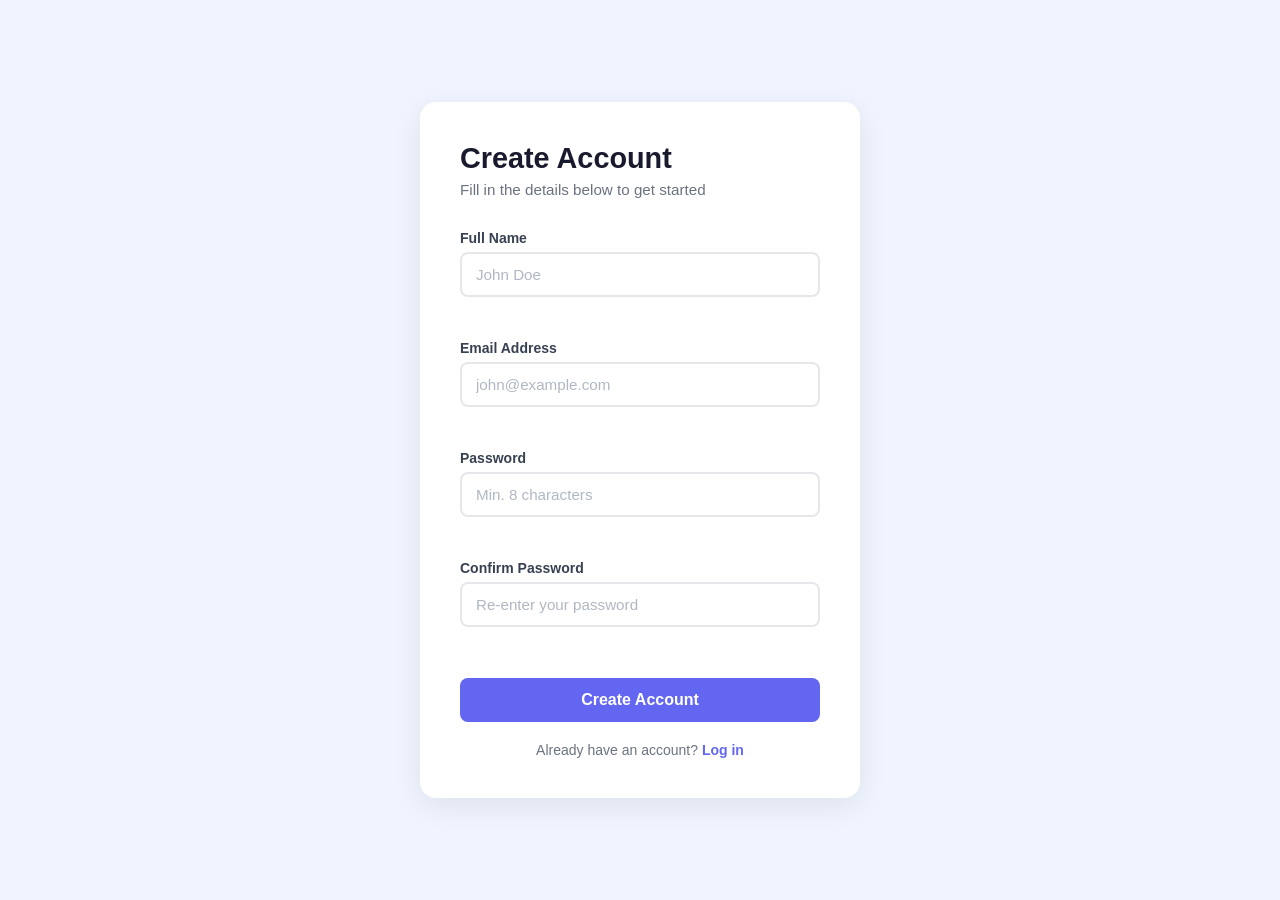
<file: form validation/index.html>
<!DOCTYPE html>
<html lang="en">

<head>
  <meta charset="UTF-8" />
  <meta name="viewport" content="width=device-width, initial-scale=1.0" />
  <title>Sign Up</title>
  <link rel="stylesheet" href="index.css" />
</head>

<body>
  <div class="container">
    <div class="card">

      <h1>Create Account</h1>
      <p class="subtitle">Fill in the details below to get started</p>

      <form id="signupForm" novalidate>

        <div class="form-group">
          <label for="fullname">Full Name</label>
          <input type="text" id="fullname" placeholder="John Doe" />
          <span class="error" id="fullname-error"></span>
        </div>

        <div class="form-group">
          <label for="email">Email Address</label>
          <input type="email" id="email" placeholder="john@example.com" />
          <span class="error" id="email-error"></span>
        </div>

        <div class="form-group">
          <label for="password">Password</label>
          <input type="password" id="password" placeholder="Min. 8 characters" />
          <span class="error" id="password-error"></span>
        </div>

        <div class="form-group">
          <label for="confirm">Confirm Password</label>
          <input type="password" id="confirm" placeholder="Re-enter your password" />
          <span class="error" id="confirm-error"></span>
        </div>

        <button type="submit" class="btn">Create Account</button>

        <p id="success"></p>

      </form>

      <p class="login-link">Already have an account? <a href="#">Log in</a></p>
    </div>
  </div>

  <script src="index.js"></script>
</body>

</html>
</file>
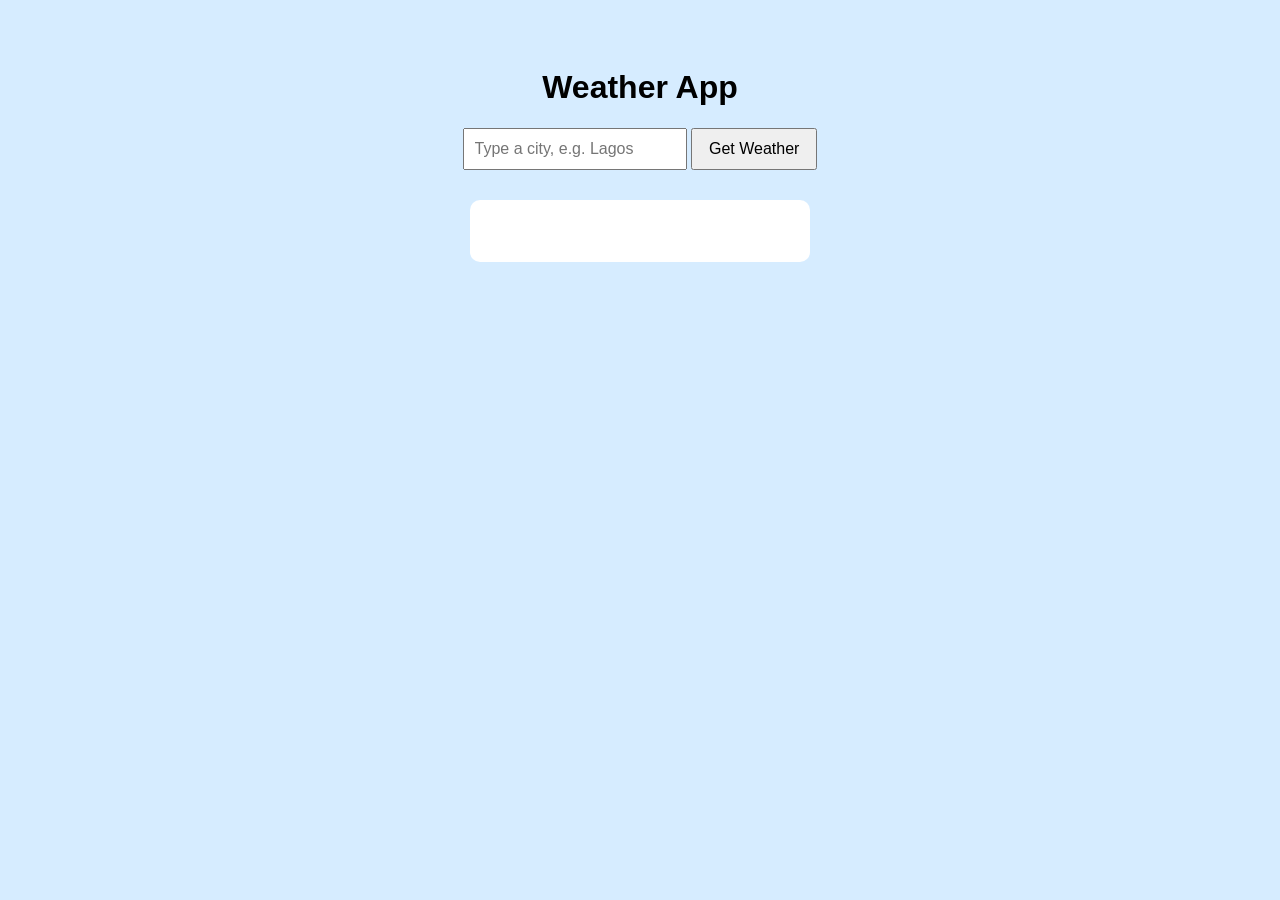
<file: weather-app/index.html>
<!DOCTYPE html>
<html lang="en">
<head>
  <meta charset="UTF-8">
  <title>Weather App</title>
  <link rel="stylesheet" href="style.css">
</head>
<body>

  <h1>Weather App</h1>

  <!-- The user types a city here -->
  <input id="city" type="text" placeholder="Type a city, e.g. Lagos">
  <button id="btn">Get Weather</button>

  <!-- JavaScript will put the weather inside this box -->
  <div id="result">
    <p id="loading"></p>
    <h2 id="city-text"></h2> 
        <p id="temp-text"></p>
        <p id="weather-text"></p>
        <p id="humidity-text"></p>
        <p id="pressure"></p>

  </div>

  <script src="script.js"></script>
</body>
</html>
</file>
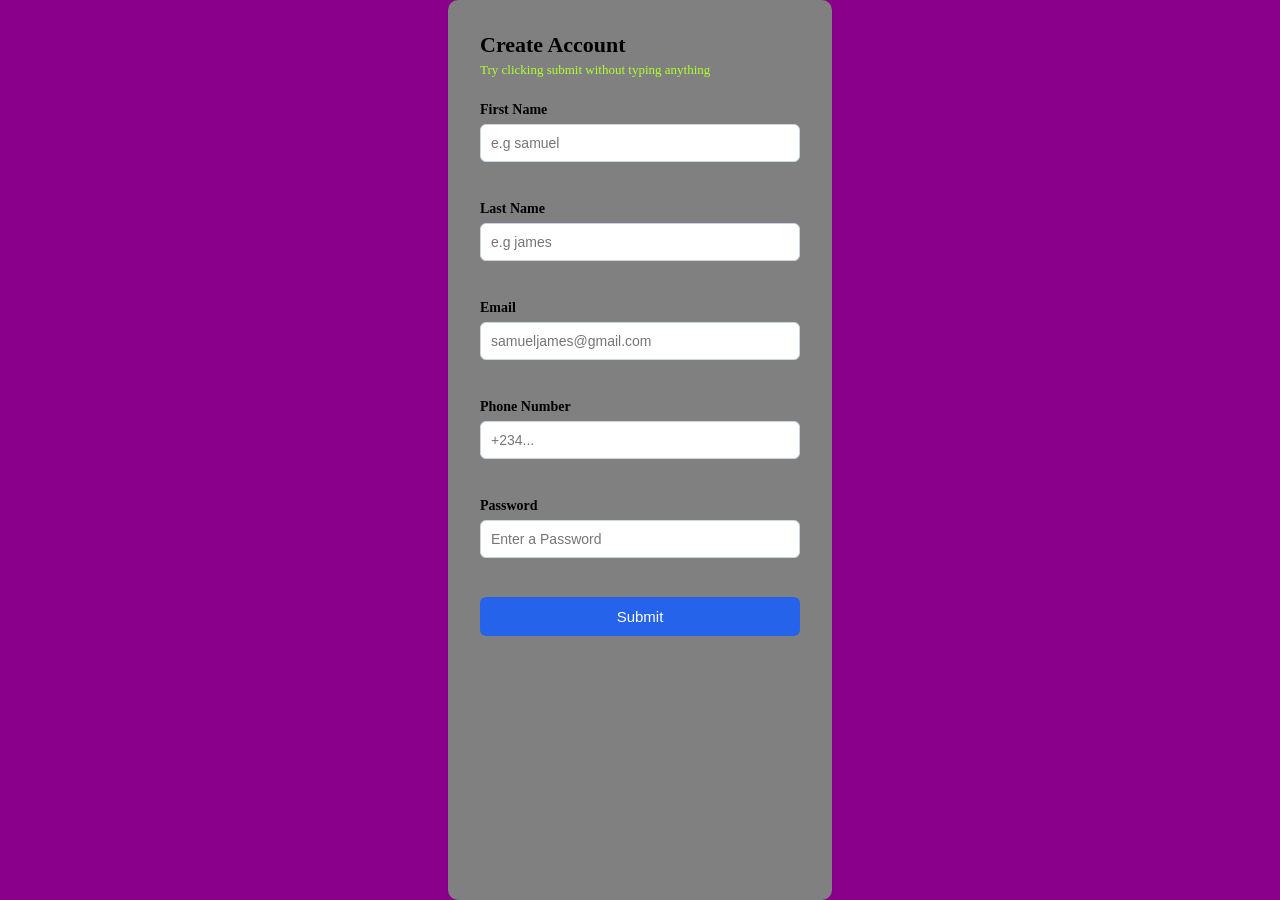
<file: script2/Assignment1.html>
<!DOCTYPE html>
<html lang="en">

<head>
    <meta charset="UTF-8">
    <meta name="viewport" content="width=device-width, initial-scale=1.0">
    <title>Document</title>
    <link rel="stylesheet" href="./Assignment1.css">
</head>

<body>

    <form action="#" id="signup-form">
        <h1>Create Account</h1>
        <p class="subtitle">Try clicking submit without typing anything</p>

        <div class="form-group">
            <label for="">First Name</label>
            <input type="text" name="" id="first-name" placeholder="e.g samuel">
            <small class="error-message" id="first-name-Error"></small>
        </div>

        <div class="form-group">
            <label for="">Last Name</label>
            <input type="text" name="" id="last-name" placeholder="e.g james">
            <small class="error-message" id="last-name-Error"></small>
        </div>

        <div class="form-group">
            <label for="">Email</label>
            <input type="email" name="" id="email" placeholder="samueljames@gmail.com">
            <small class="error-message" id="email-Error"></small>
        </div>

        <div class="form-group">
            <label for="">Phone Number</label>
            <input type="tel" name="" id="phone-number" placeholder="+234...">
            <small class="error-message" id="phone-number-Error"></small>
        </div>

        <div class="form-group">
            <label for="">Password</label>
            <input type="password" name="" id="password" placeholder="Enter a Password">
            <small class="error-message" id="password-Error"></small>
        </div>

        <button type="submit" id="button">Submit</button>

        <p class="success-message" id="successMessage"></p>
    </form>

    <script src="Assignment1.js"></script>
</body>

</html>
</file>
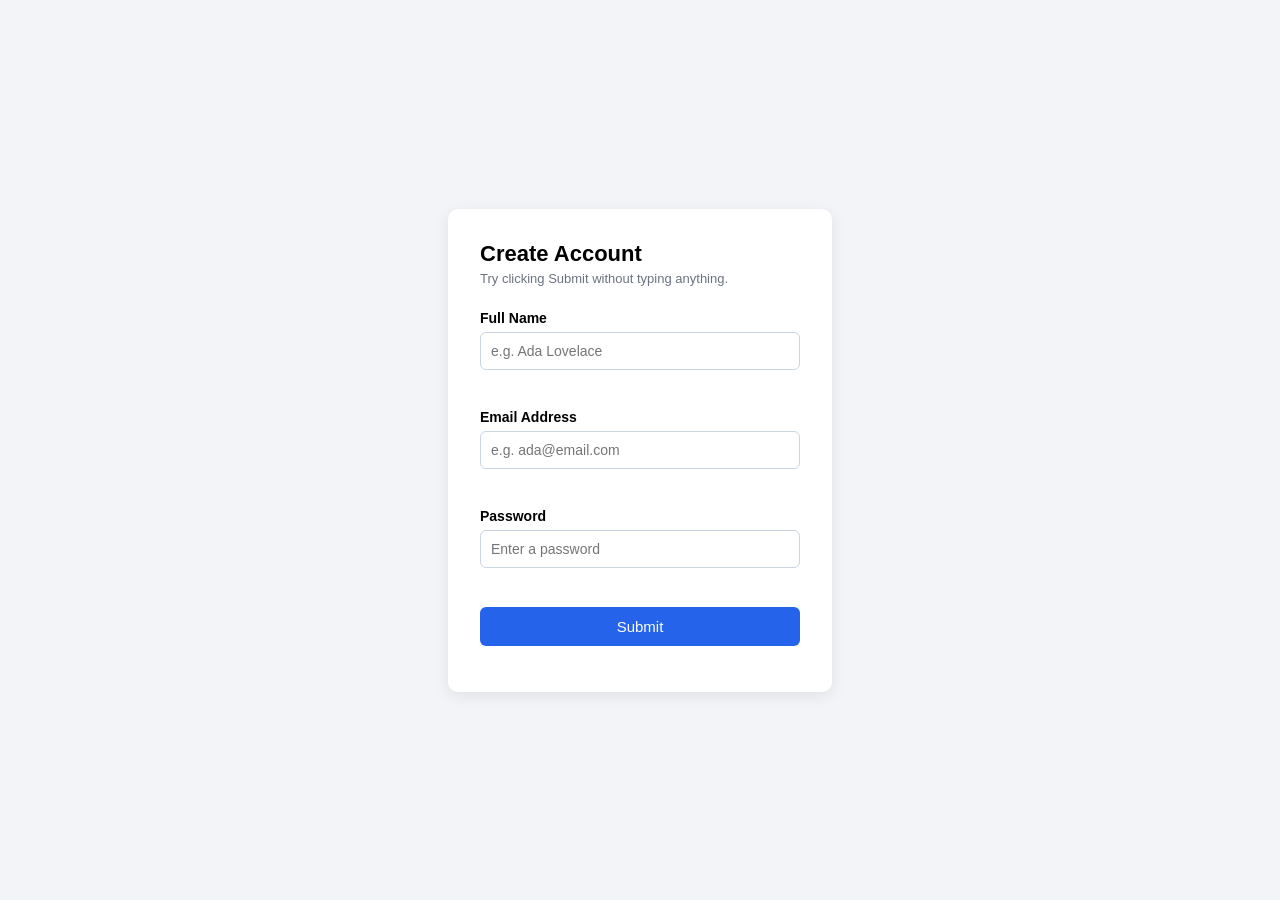
<file: script2/form.html>
<!DOCTYPE html>
<html lang="en">
<head>
    <meta charset="UTF-8">
    <meta name="viewport" content="width=device-width, initial-scale=1.0">
    <title>Sign Up Form</title>

    <!-- We keep our styles in a separate file so the HTML stays easy to read -->
    <link rel="stylesheet" href="form.css">
</head>
<body>

    <!--
      THE FORM
      ========
      A <form> is a box that holds inputs.
      Each input has 3 parts that go together:
        1. <label>  -> the text the user reads ("Full Name")
        2. <input>  -> the box the user types in
        3. <small>  -> the EMPTY red error message. It starts empty,
                       and JavaScript will fill it in if the user leaves the box blank.

      Notice the id="" on each input and each <small>.
      An id is like a name tag. JavaScript uses it to grab that exact element.

      novalidate = "browser, do not show YOUR OWN pop-up warnings".
      We switch the browser's built-in checking off so that OUR red messages
      are the only ones the student sees.
    -->
    <form id="signupForm" novalidate>

        <h1>Create Account</h1>
        <p class="subtitle">Try clicking Submit without typing anything.</p>

        <!-- ===== FIELD 1: NAME ===== -->
        <div class="form-group">
            <label for="name">Full Name</label>
            <input type="text" id="name" placeholder="e.g. Ada Lovelace">
            <!-- This is empty on purpose. JavaScript writes the error message here. -->
            <small class="error-message" id="nameError"></small>
        </div>

        <!-- ===== FIELD 2: EMAIL ===== -->
        <div class="form-group">
            <label for="email">Email Address</label>
            <input type="text" id="email" placeholder="e.g. ada@email.com">
            <small class="error-message" id="emailError"></small>
        </div>

        <!-- ===== FIELD 3: PASSWORD ===== -->
        <div class="form-group">
            <label for="password">Password</label>
            <input type="password" id="password" placeholder="Enter a password">
            <small class="error-message" id="passwordError"></small>
        </div>

        <!--
          type="submit" means: clicking this button tries to send the form.
          That click is what triggers our JavaScript check.
        -->
        <button type="submit">Submit</button>

        <!-- The green "success" message. Hidden until the form is filled correctly. -->
        <p class="success-message" id="successMessage"></p>

    </form>

    <!--
      The <script> tag is at the BOTTOM of the body on purpose.
      The browser reads this file top to bottom, so by the time it reaches
      this line, all the inputs above already exist and JavaScript can find them.
    -->
    <script src="form.js"></script>
</body>
</html>
</file>
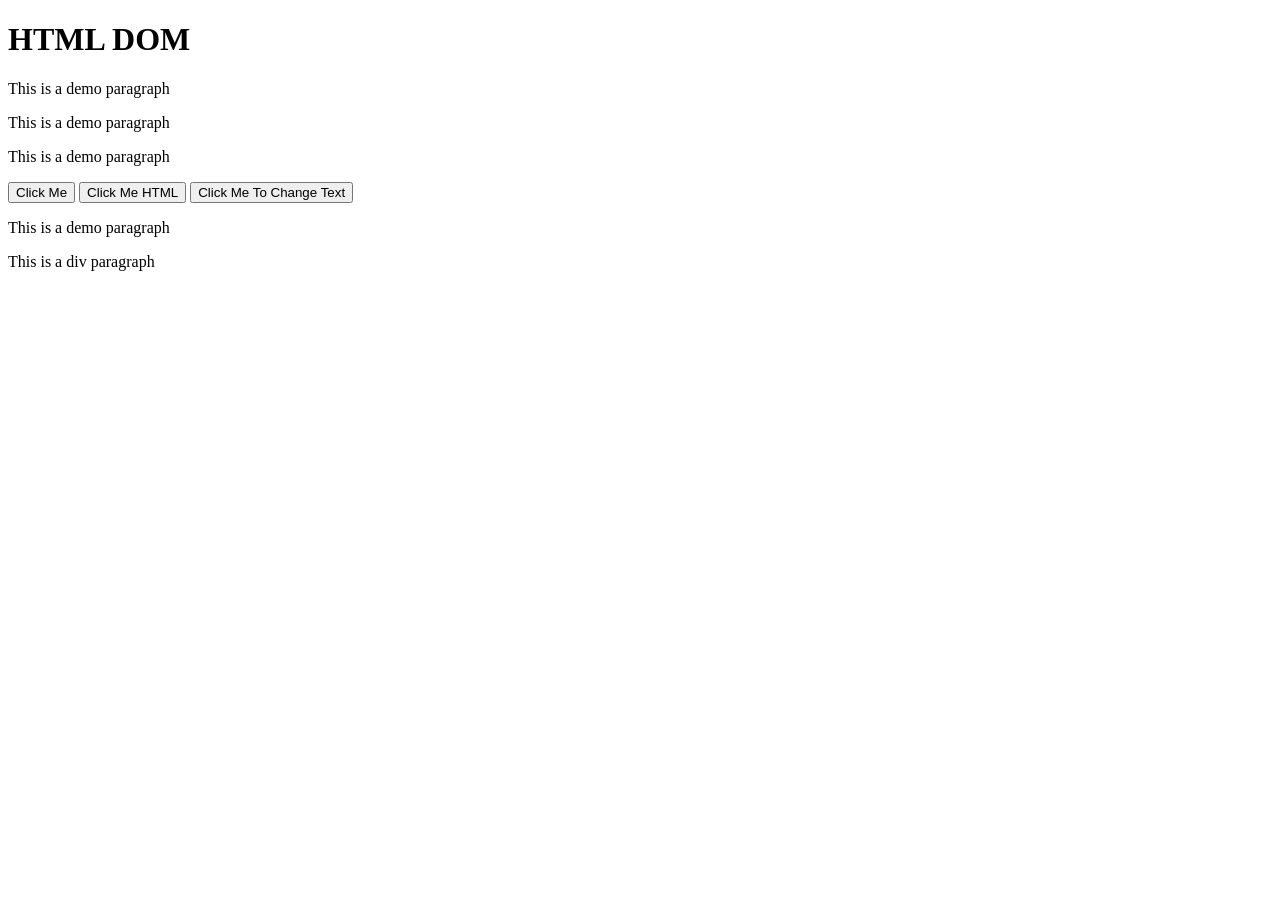
<file: script2/html dom.html>
<!DOCTYPE html>
<html lang="en">

<head>
    <meta charset="UTF-8">
    <meta name="viewport" content="width=device-width, initial-scale=1.0">
    <title>Document</title>
</head>

<body>

    <h1>HTML DOM</h1>

    <p class="demo">This is a demo paragraph</p>
    <p class="demo">This is a demo paragraph</p>
    <p class="demo">This is a demo paragraph</p>

    <button id="click-me">Click Me</button>
    <button id="click-me" onclick="whenClicked()">Click Me HTML</button>
    <button id="click-me-text">Click Me To Change Text</button>
    <p id="demo">This is a demo paragraph</p>

    <div id="demo2">This is a div paragraph</div>


    <script src="./html dom.js"></script>
</body>

</html>
</file>
<file: form validation/index.css>
* {
  margin: 0;
  padding: 0;
  box-sizing: border-box;
}

body {
  min-height: 100vh;
  background: #f0f4ff;
  font-family: 'Segoe UI', Tahoma, Geneva, Verdana, sans-serif;
  display: flex;
  align-items: center;
  justify-content: center;
}

.container {
  width: 100%;
  padding: 20px;
}

.card {
  background: #ffffff;
  max-width: 440px;
  margin: 0 auto;
  padding: 40px;
  border-radius: 16px;
  box-shadow: 0 8px 30px rgba(0, 0, 0, 0.08);
}

h1 {
  font-size: 1.8rem;
  color: #1a1a2e;
  margin-bottom: 6px;
}

.subtitle {
  color: #6b7280;
  font-size: 0.95rem;
  margin-bottom: 32px;
}

.form-group {
  margin-bottom: 20px;
}

label {
  display: block;
  font-size: 0.875rem;
  font-weight: 600;
  color: #374151;
  margin-bottom: 6px;
}

input {
  width: 100%;
  padding: 12px 14px;
  border: 2px solid #e5e7eb;
  border-radius: 8px;
  font-size: 0.95rem;
  color: #1a1a2e;
  outline: none;
  transition: border-color 0.2s;
}

input::placeholder {
  color: #b0b7c3;
}

input:focus {
  border-color: #6366f1;
}

input.success {
  border-color: #22c55e;
}

input.error {
  border-color: #ef4444;
}

.error {
  display: block;
  font-size: 0.8rem;
  color: #ef4444;
  margin-top: 5px;
  min-height: 18px;
}

.btn {
  width: 100%;
  padding: 13px;
  background: #6366f1;
  color: #ffffff;
  font-size: 1rem;
  font-weight: 600;
  border: none;
  border-radius: 8px;
  cursor: pointer;
  margin-top: 8px;
  transition: background 0.2s;
}

.btn:hover {
  background: #4f46e5;
}

.login-link {
  text-align: center;
  margin-top: 20px;
  font-size: 0.875rem;
  color: #6b7280;
}

.login-link a {
  color: #6366f1;
  font-weight: 600;
  text-decoration: none;
}

.login-link a:hover {
  text-decoration: underline;
}

#success {
    color: #16a34a;
    font-size: 14px;
    text-align: center;
    margin: 14px 0 0 0;
}
</file>
<file: weather-app/style.css>
body {
  font-family: Arial, sans-serif;
  text-align: center;
  background: #d6ecff;
  padding: 40px;
}

input {
  padding: 10px;
  font-size: 16px;
}

button {
  padding: 10px 16px;
  font-size: 16px;
  cursor: pointer;
}

#result {
  margin: 30px auto;
  padding: 20px;
  max-width: 300px;
  background: white;
  border-radius: 10px;
  font-size: 18px;
}
</file>
<file: script2/Assignment1.css>
body {
    background-color: darkmagenta;
    display: flex;
    justify-content: center;
    /* align-items: center; */
    height: 100vh;
    margin: 0;
}

#signup-form {
    background-color: gray;
    width: 320px;
    padding: 32px;
    border-radius: 10px;
    box-shadow: 0 4px 16px rgba(0, 0, 0, 0.08);
}

h1 {
    margin: 0 0 4px 0;
    font-size: 22px;
}

.subtitle {
    margin: 0 0 24px 0;
    font-size: 13px;
    color: greenyellow;
}

.form-group {
    margin-bottom: 18px;
}

label {
    display: block;
    margin-bottom: 6px;
    font-size: 14px;
    font-weight: bold;
    box-sizing: border-box;
}

input {
    width: 100%;
    padding: 10px;
    font-size: 14px;
    border: 1px solid #cbd5e1;
    border-radius: 6px;
    box-sizing: border-box;
}

input:focus{
    outline: none;
    border-color: #2563eb;
}

.error-message {
    display: block;
    color: #dc2626;
    font-size: 12px;
    margin-top: 5px;
    min-height: 16px;
}

.input-error {
    border-color: #dc2626;
}

button {
    width: 100%;
    padding: 11px;
    font-size: 15px;
    color: #ffffff;
    background-color: #2563eb;
    border: none;
    border-radius: 6px;
    cursor: pointer;
}

button:hover {
    background-color: #1d4ed8; 
}

.success-message {
    color: #16a34a;
    font-size: 14px;
    text-align: center;
    margin: 14px 0 0 0;
}
</file>
<file: script2/form.css>
/* ==========================================================
   BASIC PAGE LOOK
   ========================================================== */

body {
    /* The font the whole page uses */
    font-family: Arial, Helvetica, sans-serif;

    /* Light grey page background so the white form card stands out */
    background-color: #f2f4f7;

    /* These 3 lines center the form in the middle of the screen */
    display: flex;
    justify-content: center;   /* centers left-to-right */
    align-items: center;       /* centers top-to-bottom */

    min-height: 100vh;         /* 100vh = 100% of the screen height */
    margin: 0;
}


/* ==========================================================
   THE FORM CARD (the white box)
   ========================================================== */

form {
    background-color: #ffffff;
    padding: 32px;
    border-radius: 10px;          /* rounded corners */
    width: 320px;                 /* how wide the card is */
    box-shadow: 0 4px 16px rgba(0, 0, 0, 0.08);   /* soft shadow underneath */
}

h1 {
    margin: 0 0 4px 0;
    font-size: 22px;
}

.subtitle {
    margin: 0 0 24px 0;
    font-size: 13px;
    color: #6b7280;               /* grey text */
}


/* ==========================================================
   EACH FIELD (label + input + error message)
   ========================================================== */

.form-group {
    /* Space between one field and the next */
    margin-bottom: 18px;
}

label {
    /* "block" puts the label on its own line, above the input */
    display: block;
    margin-bottom: 6px;
    font-size: 14px;
    font-weight: bold;
}

input {
    width: 100%;                  /* fill the width of the card */
    padding: 10px;
    font-size: 14px;
    border: 1px solid #cbd5e1;    /* normal grey border */
    border-radius: 6px;

    /* Without this, padding + width: 100% makes the input too wide */
    box-sizing: border-box;
}

input:focus {
    /* How the input looks while the user is typing in it */
    outline: none;
    border-color: #2563eb;        /* blue */
}


/* ==========================================================
   THE ERROR MESSAGE
   ==========================================================
   This <small> is always on the page, but it is EMPTY,
   so nothing shows. JavaScript puts text inside it, and
   the text appears in red under the input.
   ========================================================== */

.error-message {
    display: block;               /* own line, under the input */
    color: #dc2626;               /* red */
    font-size: 12px;
    margin-top: 5px;
    min-height: 16px;             /* reserves the space so the form
                                     does not "jump" when text appears */
}

/*
   JavaScript adds the class "input-error" to an input that is empty.
   This rule then paints that input's border red.
*/
.input-error {
    border-color: #dc2626;
}


/* ==========================================================
   BUTTON + SUCCESS MESSAGE
   ========================================================== */

button {
    width: 100%;
    padding: 11px;
    font-size: 15px;
    color: #ffffff;
    background-color: #2563eb;
    border: none;
    border-radius: 6px;
    cursor: pointer;              /* hand cursor on hover */
}

button:hover {
    background-color: #1d4ed8;    /* slightly darker blue on hover */
}

.success-message {
    color: #16a34a;               /* green */
    font-size: 14px;
    text-align: center;
    margin: 14px 0 0 0;
}
</file>
